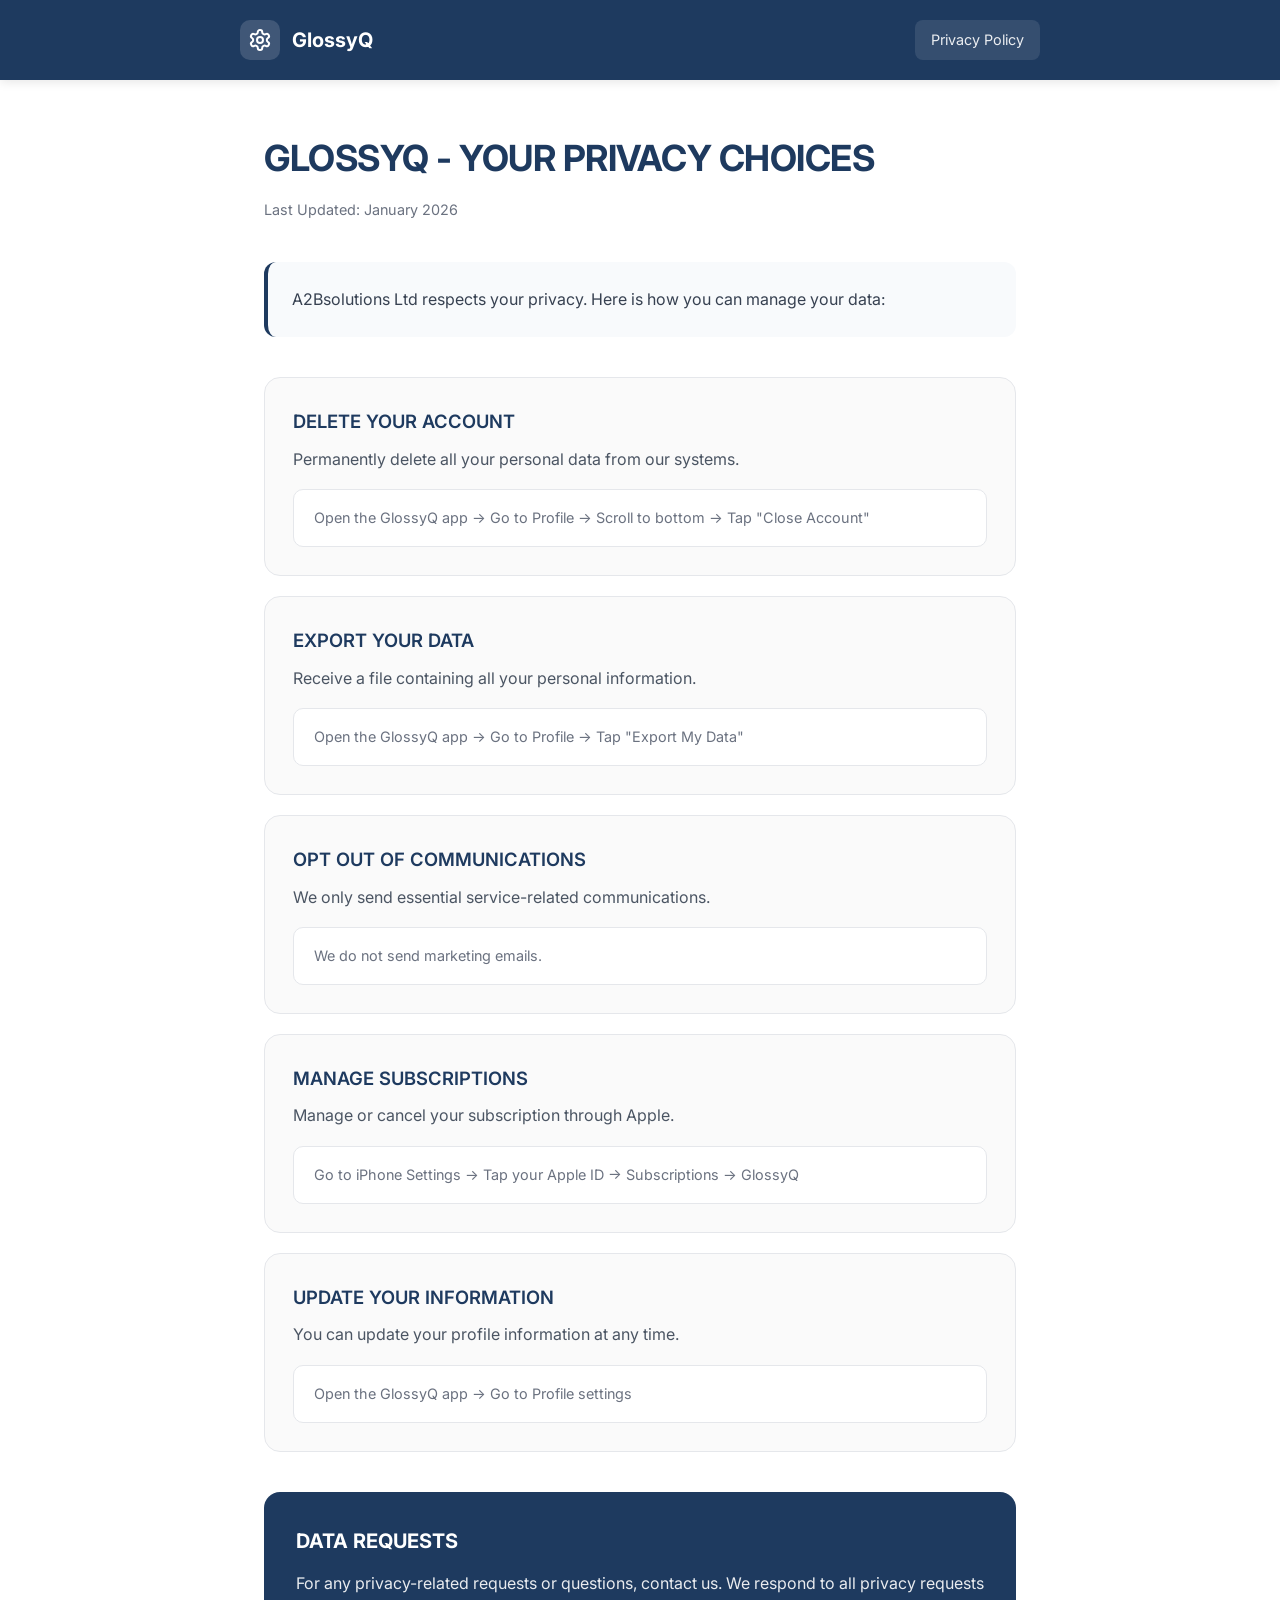
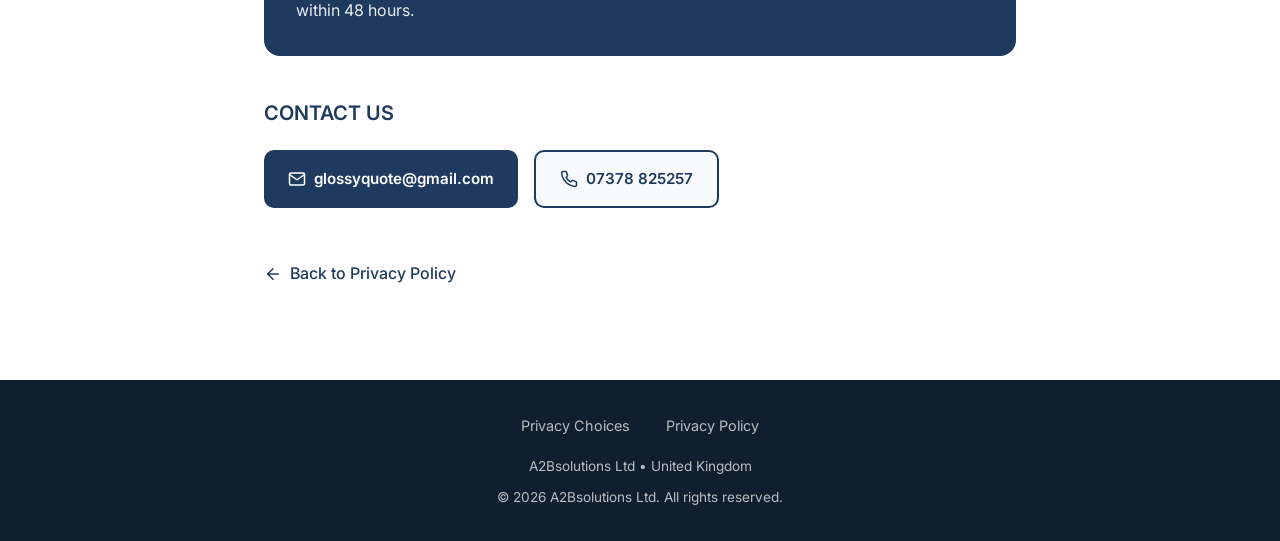
<file: glossyq-privacy-choices.html>
<!DOCTYPE html>
<html lang="en">
<head>
    <meta charset="UTF-8">
    <meta name="viewport" content="width=device-width, initial-scale=1.0">
    <title>GlossyQ Privacy Choices | A2Bsolutions Ltd</title>
    <meta name="description" content="Your privacy choices for GlossyQ. Learn how to manage your data, delete your account, and exercise your privacy rights.">
    <link rel="canonical" href="https://www.a2bsolution.org/glossyq-privacy-choices" />
    <link rel="preconnect" href="https://fonts.googleapis.com">
    <link rel="preconnect" href="https://fonts.gstatic.com" crossorigin>
    <link href="https://fonts.googleapis.com/css2?family=Inter:wght@400;500;600;700&display=swap" rel="stylesheet">
    <style>
        * {
            margin: 0;
            padding: 0;
            box-sizing: border-box;
        }

        body {
            font-family: 'Inter', -apple-system, BlinkMacSystemFont, 'Segoe UI', Roboto, sans-serif;
            color: #1a1a1a;
            line-height: 1.7;
            background: #ffffff;
        }

        .header {
            background: #1E3A5F;
            padding: 20px 24px;
            position: sticky;
            top: 0;
            z-index: 100;
            box-shadow: 0 2px 10px rgba(0,0,0,0.1);
        }

        .header-content {
            max-width: 800px;
            margin: 0 auto;
            display: flex;
            justify-content: space-between;
            align-items: center;
        }

        .logo-section {
            display: flex;
            align-items: center;
            gap: 12px;
        }

        .logo-icon {
            width: 40px;
            height: 40px;
            background: rgba(255,255,255,0.15);
            border-radius: 10px;
            display: flex;
            align-items: center;
            justify-content: center;
        }

        .logo-icon svg {
            width: 24px;
            height: 24px;
            color: #ffffff;
        }

        .company-name {
            color: #ffffff;
            font-size: 1.25rem;
            font-weight: 700;
        }

        .header-link {
            color: rgba(255,255,255,0.9);
            text-decoration: none;
            font-size: 0.9rem;
            padding: 8px 16px;
            border-radius: 8px;
            background: rgba(255,255,255,0.1);
            transition: background 0.2s;
        }

        .header-link:hover {
            background: rgba(255,255,255,0.2);
        }

        .container {
            max-width: 800px;
            margin: 0 auto;
            padding: 48px 24px 80px;
        }

        .page-header {
            margin-bottom: 40px;
        }

        .page-header h1 {
            font-size: 2.25rem;
            color: #1E3A5F;
            margin-bottom: 8px;
            letter-spacing: -0.5px;
        }

        .last-updated {
            color: #6B7280;
            font-size: 0.9rem;
        }

        .intro-box {
            background: #F8FAFC;
            border-radius: 12px;
            padding: 24px;
            margin-bottom: 40px;
            border-left: 4px solid #1E3A5F;
        }

        .intro-box p {
            color: #374151;
            font-size: 1rem;
        }

        .choice-card {
            background: #FAFAFA;
            border-radius: 16px;
            padding: 28px;
            margin-bottom: 20px;
            border: 1px solid #E5E7EB;
            transition: border-color 0.2s;
        }

        .choice-card:hover {
            border-color: #1E3A5F;
        }

        .choice-card h2 {
            font-size: 1.15rem;
            color: #1E3A5F;
            margin-bottom: 8px;
            font-weight: 600;
        }

        .choice-card .description {
            color: #4B5563;
            margin-bottom: 16px;
        }

        .instructions-box {
            background: #ffffff;
            border-radius: 10px;
            padding: 16px 20px;
            border: 1px solid #E5E7EB;
        }

        .instructions-box p {
            color: #6B7280;
            font-size: 0.9rem;
            margin: 0;
        }

        .data-requests-section {
            background: #1E3A5F;
            border-radius: 16px;
            padding: 32px;
            margin-top: 40px;
            margin-bottom: 40px;
            color: #ffffff;
        }

        .data-requests-section h2 {
            color: #ffffff;
            margin-bottom: 12px;
            font-size: 1.25rem;
        }

        .data-requests-section p {
            color: rgba(255,255,255,0.9);
            margin: 0;
        }

        .contact-section {
            margin-top: 40px;
        }

        .contact-section h2 {
            font-size: 1.25rem;
            color: #1E3A5F;
            margin-bottom: 20px;
            font-weight: 600;
        }

        .contact-buttons {
            display: flex;
            gap: 16px;
            flex-wrap: wrap;
        }

        .contact-btn {
            display: inline-flex;
            align-items: center;
            gap: 8px;
            padding: 14px 24px;
            border-radius: 10px;
            text-decoration: none;
            font-weight: 600;
            font-size: 0.95rem;
            transition: all 0.2s;
        }

        .contact-btn.primary {
            background: #1E3A5F;
            color: #ffffff;
        }

        .contact-btn.primary:hover {
            background: #2d5a8a;
            transform: translateY(-1px);
        }

        .contact-btn.secondary {
            background: #F8FAFC;
            color: #1E3A5F;
            border: 2px solid #1E3A5F;
        }

        .contact-btn.secondary:hover {
            background: #EEF2F6;
        }

        .contact-btn svg {
            width: 18px;
            height: 18px;
        }

        .back-link {
            display: inline-flex;
            align-items: center;
            gap: 8px;
            color: #1E3A5F;
            text-decoration: none;
            font-weight: 500;
            margin-top: 40px;
            padding: 12px 0;
        }

        .back-link:hover {
            text-decoration: underline;
        }

        .back-link svg {
            width: 18px;
            height: 18px;
        }

        .footer {
            background: #0f1f30;
            color: rgba(255,255,255,0.7);
            padding: 32px 24px;
            text-align: center;
        }

        .footer-content {
            max-width: 800px;
            margin: 0 auto;
        }

        .footer-links {
            margin-bottom: 16px;
        }

        .footer-links a {
            color: rgba(255,255,255,0.7);
            text-decoration: none;
            margin: 0 16px;
            font-size: 0.9rem;
        }

        .footer-links a:hover {
            color: #ffffff;
        }

        .footer p {
            font-size: 0.85rem;
        }

        @media (max-width: 768px) {
            .page-header h1 {
                font-size: 1.75rem;
            }

            .contact-buttons {
                flex-direction: column;
            }

            .contact-btn {
                justify-content: center;
            }

            .header-link {
                display: none;
            }
        }
    </style>
</head>
<body>
    <header class="header">
        <div class="header-content">
            <div class="logo-section">
                <div class="logo-icon">
                    <svg xmlns="http://www.w3.org/2000/svg" width="24" height="24" viewBox="0 0 24 24" fill="none" stroke="currentColor" stroke-width="2" stroke-linecap="round" stroke-linejoin="round"><path d="M12.22 2h-.44a2 2 0 0 0-2 2v.18a2 2 0 0 1-1 1.73l-.43.25a2 2 0 0 1-2 0l-.15-.08a2 2 0 0 0-2.73.73l-.22.38a2 2 0 0 0 .73 2.73l.15.1a2 2 0 0 1 1 1.72v.51a2 2 0 0 1-1 1.74l-.15.09a2 2 0 0 0-.73 2.73l.22.38a2 2 0 0 0 2.73.73l.15-.08a2 2 0 0 1 2 0l.43.25a2 2 0 0 1 1 1.73V20a2 2 0 0 0 2 2h.44a2 2 0 0 0 2-2v-.18a2 2 0 0 1 1-1.73l.43-.25a2 2 0 0 1 2 0l.15.08a2 2 0 0 0 2.73-.73l.22-.39a2 2 0 0 0-.73-2.73l-.15-.08a2 2 0 0 1-1-1.74v-.5a2 2 0 0 1 1-1.74l.15-.09a2 2 0 0 0 .73-2.73l-.22-.38a2 2 0 0 0-2.73-.73l-.15.08a2 2 0 0 1-2 0l-.43-.25a2 2 0 0 1-1-1.73V4a2 2 0 0 0-2-2z"></path><circle cx="12" cy="12" r="3"></circle></svg>
                </div>
                <span class="company-name">GlossyQ</span>
            </div>
            <a href="glossyq-privacy.html" class="header-link">Privacy Policy</a>
        </div>
    </header>

    <main class="container">
        <div class="page-header">
            <h1>GLOSSYQ - YOUR PRIVACY CHOICES</h1>
            <p class="last-updated">Last Updated: January 2026</p>
        </div>

        <div class="intro-box">
            <p>A2Bsolutions Ltd respects your privacy. Here is how you can manage your data:</p>
        </div>

        <div class="choice-card">
            <h2>DELETE YOUR ACCOUNT</h2>
            <p class="description">Permanently delete all your personal data from our systems.</p>
            <div class="instructions-box">
                <p>Open the GlossyQ app → Go to Profile → Scroll to bottom → Tap "Close Account"</p>
            </div>
        </div>

        <div class="choice-card">
            <h2>EXPORT YOUR DATA</h2>
            <p class="description">Receive a file containing all your personal information.</p>
            <div class="instructions-box">
                <p>Open the GlossyQ app → Go to Profile → Tap "Export My Data"</p>
            </div>
        </div>

        <div class="choice-card">
            <h2>OPT OUT OF COMMUNICATIONS</h2>
            <p class="description">We only send essential service-related communications.</p>
            <div class="instructions-box">
                <p>We do not send marketing emails.</p>
            </div>
        </div>

        <div class="choice-card">
            <h2>MANAGE SUBSCRIPTIONS</h2>
            <p class="description">Manage or cancel your subscription through Apple.</p>
            <div class="instructions-box">
                <p>Go to iPhone Settings → Tap your Apple ID → Subscriptions → GlossyQ</p>
            </div>
        </div>

        <div class="choice-card">
            <h2>UPDATE YOUR INFORMATION</h2>
            <p class="description">You can update your profile information at any time.</p>
            <div class="instructions-box">
                <p>Open the GlossyQ app → Go to Profile settings</p>
            </div>
        </div>

        <div class="data-requests-section">
            <h2>DATA REQUESTS</h2>
            <p>For any privacy-related requests or questions, contact us. We respond to all privacy requests within 48 hours.</p>
        </div>

        <div class="contact-section">
            <h2>CONTACT US</h2>
            <div class="contact-buttons">
                <a href="mailto:glossyquote@gmail.com?subject=Privacy%20Request" class="contact-btn primary">
                    <svg xmlns="http://www.w3.org/2000/svg" viewBox="0 0 24 24" fill="none" stroke="currentColor" stroke-width="2" stroke-linecap="round" stroke-linejoin="round"><path d="M4 4h16c1.1 0 2 .9 2 2v12c0 1.1-.9 2-2 2H4c-1.1 0-2-.9-2-2V6c0-1.1.9-2 2-2z"></path><polyline points="22,6 12,13 2,6"></polyline></svg>
                    glossyquote@gmail.com
                </a>
                <a href="tel:07378825257" class="contact-btn secondary">
                    <svg xmlns="http://www.w3.org/2000/svg" viewBox="0 0 24 24" fill="none" stroke="currentColor" stroke-width="2" stroke-linecap="round" stroke-linejoin="round"><path d="M22 16.92v3a2 2 0 0 1-2.18 2 19.79 19.79 0 0 1-8.63-3.07 19.5 19.5 0 0 1-6-6 19.79 19.79 0 0 1-3.07-8.67A2 2 0 0 1 4.11 2h3a2 2 0 0 1 2 1.72 12.84 12.84 0 0 0 .7 2.81 2 2 0 0 1-.45 2.11L8.09 9.91a16 16 0 0 0 6 6l1.27-1.27a2 2 0 0 1 2.11-.45 12.84 12.84 0 0 0 2.81.7A2 2 0 0 1 22 16.92z"></path></svg>
                    07378 825257
                </a>
            </div>
        </div>

        <a href="glossyq-privacy.html" class="back-link">
            <svg xmlns="http://www.w3.org/2000/svg" viewBox="0 0 24 24" fill="none" stroke="currentColor" stroke-width="2" stroke-linecap="round" stroke-linejoin="round"><line x1="19" y1="12" x2="5" y2="12"></line><polyline points="12 19 5 12 12 5"></polyline></svg>
            Back to Privacy Policy
        </a>
    </main>

    <footer class="footer">
        <div class="footer-content">
            <div class="footer-links">
                <a href="glossyq-privacy-choices.html">Privacy Choices</a>
                <a href="glossyq-privacy.html">Privacy Policy</a>
            </div>
            <p>A2Bsolutions Ltd • United Kingdom</p>
            <p style="margin-top: 8px;">&copy; 2026 A2Bsolutions Ltd. All rights reserved.</p>
        </div>
    </footer>
</body>
</html>
</file>
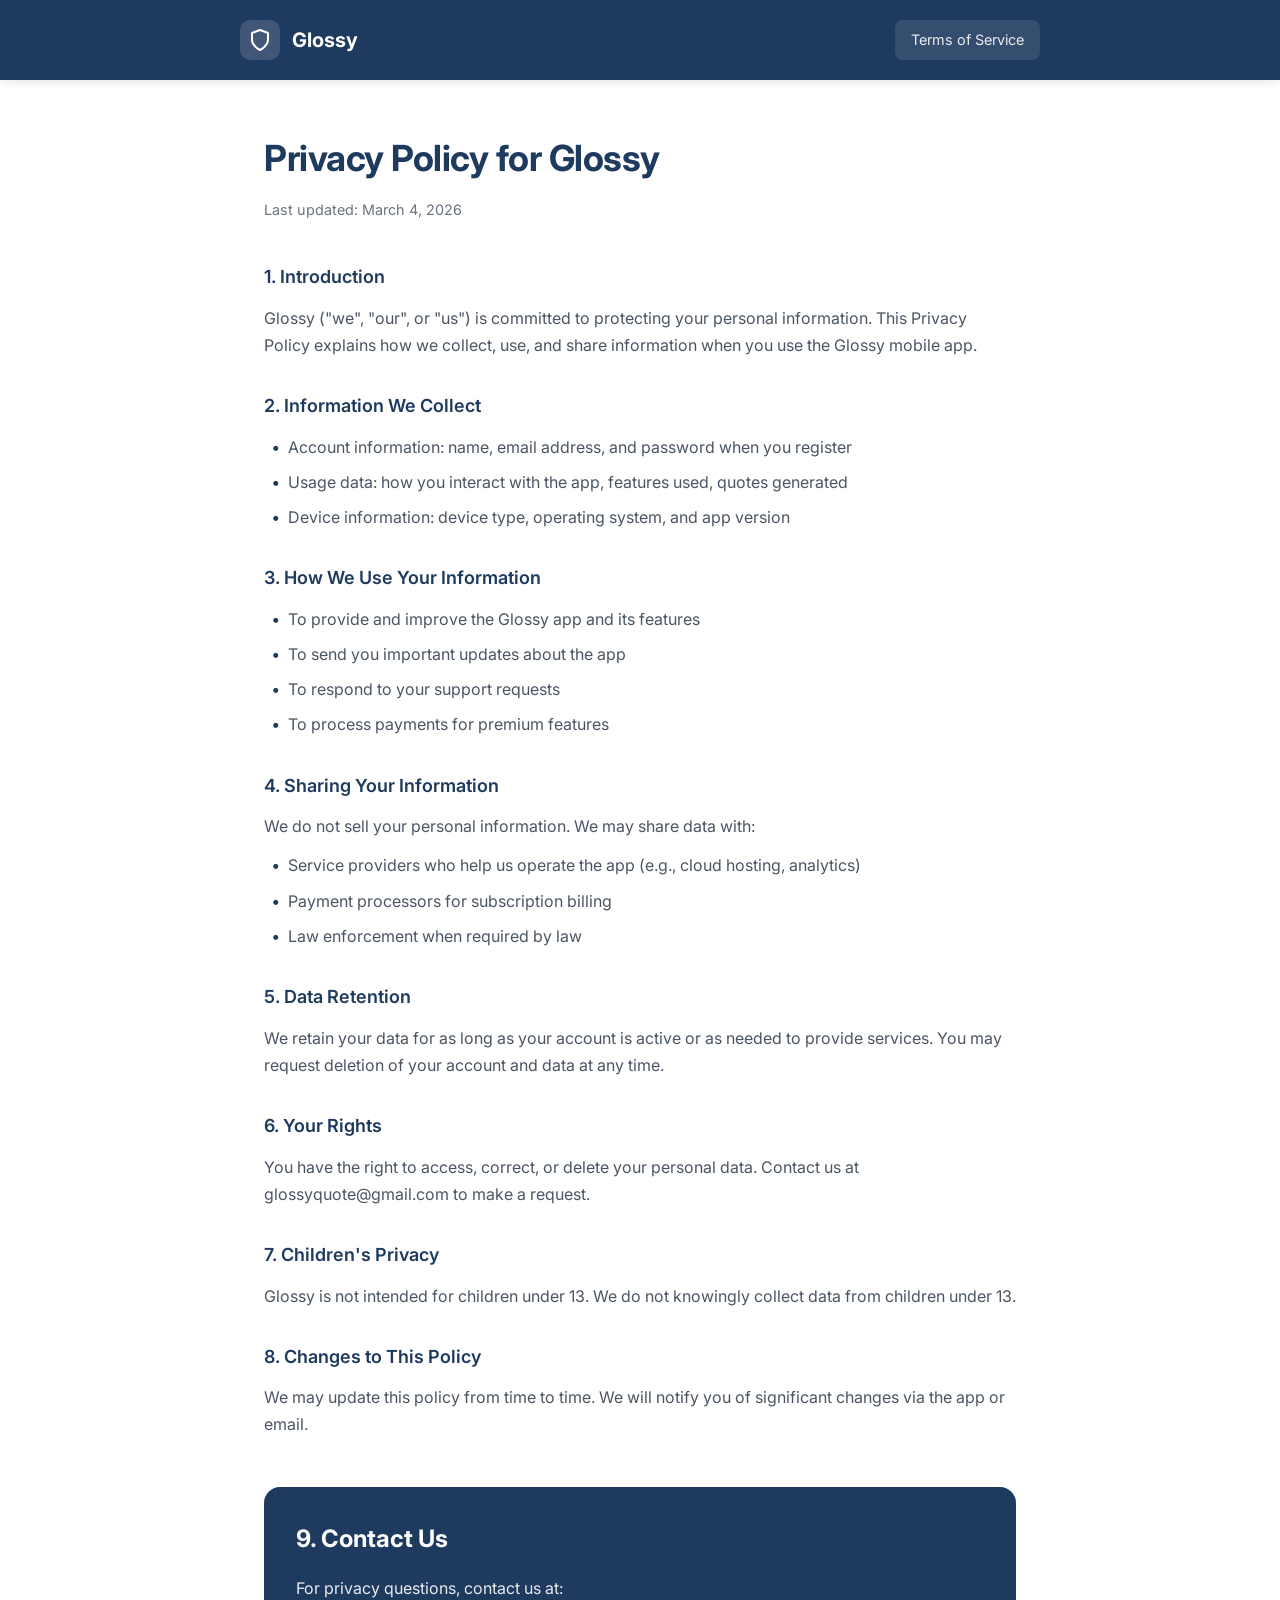
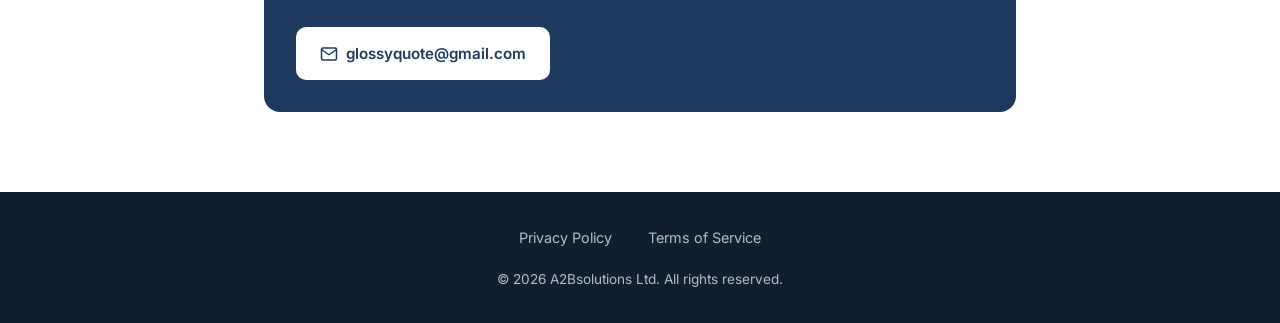
<file: glossyq-privacy.html>
<!DOCTYPE html>
<html lang="en">
<head>
    <meta charset="UTF-8">
    <meta name="viewport" content="width=device-width, initial-scale=1.0">
    <title>Privacy Policy | Glossy</title>
    <meta name="description" content="Privacy Policy for the Glossy mobile app by A2Bsolutions Ltd.">
    <link rel="canonical" href="https://www.a2bsolution.org/glossyq-privacy" />
    <link rel="preconnect" href="https://fonts.googleapis.com">
    <link rel="preconnect" href="https://fonts.gstatic.com" crossorigin>
    <link href="https://fonts.googleapis.com/css2?family=Inter:wght@400;500;600;700&display=swap" rel="stylesheet">
    <style>
        * { margin: 0; padding: 0; box-sizing: border-box; }
        body { font-family: 'Inter', -apple-system, BlinkMacSystemFont, sans-serif; color: #1a1a1a; line-height: 1.7; background: #ffffff; }
        .header { background: #1E3A5F; padding: 20px 24px; position: sticky; top: 0; z-index: 100; box-shadow: 0 2px 10px rgba(0,0,0,0.1); }
        .header-content { max-width: 800px; margin: 0 auto; display: flex; justify-content: space-between; align-items: center; }
        .logo-section { display: flex; align-items: center; gap: 12px; }
        .logo-icon { width: 40px; height: 40px; background: rgba(255,255,255,0.15); border-radius: 10px; display: flex; align-items: center; justify-content: center; }
        .company-name { color: #ffffff; font-size: 1.25rem; font-weight: 700; }
        .header-link { color: rgba(255,255,255,0.9); text-decoration: none; font-size: 0.9rem; padding: 8px 16px; border-radius: 8px; background: rgba(255,255,255,0.1); transition: background 0.2s; }
        .header-link:hover { background: rgba(255,255,255,0.2); }
        .container { max-width: 800px; margin: 0 auto; padding: 48px 24px 80px; }
        .page-header { margin-bottom: 40px; }
        .page-header h1 { font-size: 2.25rem; color: #1E3A5F; margin-bottom: 8px; letter-spacing: -0.5px; }
        .last-updated { color: #6B7280; font-size: 0.9rem; }
        .intro-box { background: #F8FAFC; border-radius: 12px; padding: 24px; margin-bottom: 40px; border-left: 4px solid #1E3A5F; }
        .intro-box p { color: #374151; font-size: 1rem; }
        .section { margin-bottom: 32px; }
        .section h2 { font-size: 1.125rem; color: #1E3A5F; margin-bottom: 12px; font-weight: 600; }
        .section p { color: #4B5563; margin-bottom: 12px; }
        .section ul { list-style: none; padding-left: 0; }
        .section ul li { color: #4B5563; padding-left: 24px; position: relative; margin-bottom: 8px; }
        .section ul li::before { content: "•"; color: #1E3A5F; font-weight: bold; position: absolute; left: 8px; }
        .contact-section { background: #1E3A5F; border-radius: 16px; padding: 32px; margin-top: 48px; color: #ffffff; }
        .contact-section h2 { color: #ffffff; margin-bottom: 16px; }
        .contact-section p { color: rgba(255,255,255,0.9); margin-bottom: 24px; }
        .contact-btn { display: inline-flex; align-items: center; gap: 8px; padding: 14px 24px; border-radius: 10px; text-decoration: none; font-weight: 600; font-size: 0.95rem; transition: all 0.2s; background: #ffffff; color: #1E3A5F; }
        .contact-btn:hover { background: #f0f4f8; transform: translateY(-1px); }
        .footer { background: #0f1f30; color: rgba(255,255,255,0.7); padding: 32px 24px; text-align: center; }
        .footer-content { max-width: 800px; margin: 0 auto; }
        .footer-links { margin-bottom: 16px; }
        .footer-links a { color: rgba(255,255,255,0.7); text-decoration: none; margin: 0 16px; font-size: 0.9rem; }
        .footer-links a:hover { color: #ffffff; }
        .footer p { font-size: 0.85rem; }
        @media (max-width: 768px) { .page-header h1 { font-size: 1.75rem; } .header-link { display: none; } }
    </style>
</head>
<body>
    <header class="header">
        <div class="header-content">
            <div class="logo-section">
                <div class="logo-icon">
                    <svg xmlns="http://www.w3.org/2000/svg" width="24" height="24" viewBox="0 0 24 24" fill="none" stroke="white" stroke-width="2" stroke-linecap="round" stroke-linejoin="round"><path d="M12 22s8-4 8-10V5l-8-3-8 3v7c0 6 8 10 8 10z"/></svg>
                </div>
                <span class="company-name">Glossy</span>
            </div>
            <a href="https://www.a2bsolution.org/glossyq-terms" class="header-link">Terms of Service</a>
        </div>
    </header>

    <main class="container">
        <div class="page-header">
            <h1>Privacy Policy for Glossy</h1>
            <p class="last-updated">Last updated: March 4, 2026</p>
        </div>

        <div class="section">
            <h2>1. Introduction</h2>
            <p>Glossy ("we", "our", or "us") is committed to protecting your personal information. This Privacy Policy explains how we collect, use, and share information when you use the Glossy mobile app.</p>
        </div>

        <div class="section">
            <h2>2. Information We Collect</h2>
            <ul>
                <li>Account information: name, email address, and password when you register</li>
                <li>Usage data: how you interact with the app, features used, quotes generated</li>
                <li>Device information: device type, operating system, and app version</li>
            </ul>
        </div>

        <div class="section">
            <h2>3. How We Use Your Information</h2>
            <ul>
                <li>To provide and improve the Glossy app and its features</li>
                <li>To send you important updates about the app</li>
                <li>To respond to your support requests</li>
                <li>To process payments for premium features</li>
            </ul>
        </div>

        <div class="section">
            <h2>4. Sharing Your Information</h2>
            <p>We do not sell your personal information. We may share data with:</p>
            <ul>
                <li>Service providers who help us operate the app (e.g., cloud hosting, analytics)</li>
                <li>Payment processors for subscription billing</li>
                <li>Law enforcement when required by law</li>
            </ul>
        </div>

        <div class="section">
            <h2>5. Data Retention</h2>
            <p>We retain your data for as long as your account is active or as needed to provide services. You may request deletion of your account and data at any time.</p>
        </div>

        <div class="section">
            <h2>6. Your Rights</h2>
            <p>You have the right to access, correct, or delete your personal data. Contact us at glossyquote@gmail.com to make a request.</p>
        </div>

        <div class="section">
            <h2>7. Children's Privacy</h2>
            <p>Glossy is not intended for children under 13. We do not knowingly collect data from children under 13.</p>
        </div>

        <div class="section">
            <h2>8. Changes to This Policy</h2>
            <p>We may update this policy from time to time. We will notify you of significant changes via the app or email.</p>
        </div>

        <div class="contact-section">
            <h2>9. Contact Us</h2>
            <p>For privacy questions, contact us at:</p>
            <a href="mailto:glossyquote@gmail.com?subject=Glossy%20Privacy%20Enquiry" class="contact-btn">
                <svg xmlns="http://www.w3.org/2000/svg" width="18" height="18" viewBox="0 0 24 24" fill="none" stroke="currentColor" stroke-width="2" stroke-linecap="round" stroke-linejoin="round"><path d="M4 4h16c1.1 0 2 .9 2 2v12c0 1.1-.9 2-2 2H4c-1.1 0-2-.9-2-2V6c0-1.1.9-2 2-2z"/><polyline points="22,6 12,13 2,6"/></svg>
                glossyquote@gmail.com
            </a>
        </div>
    </main>

    <footer class="footer">
        <div class="footer-content">
            <div class="footer-links">
                <a href="https://www.a2bsolution.org/glossyq-privacy">Privacy Policy</a>
                <a href="https://www.a2bsolution.org/glossyq-terms">Terms of Service</a>
            </div>
            <p>&copy; 2026 A2Bsolutions Ltd. All rights reserved.</p>
        </div>
    </footer>
</body>
</html>
</file>
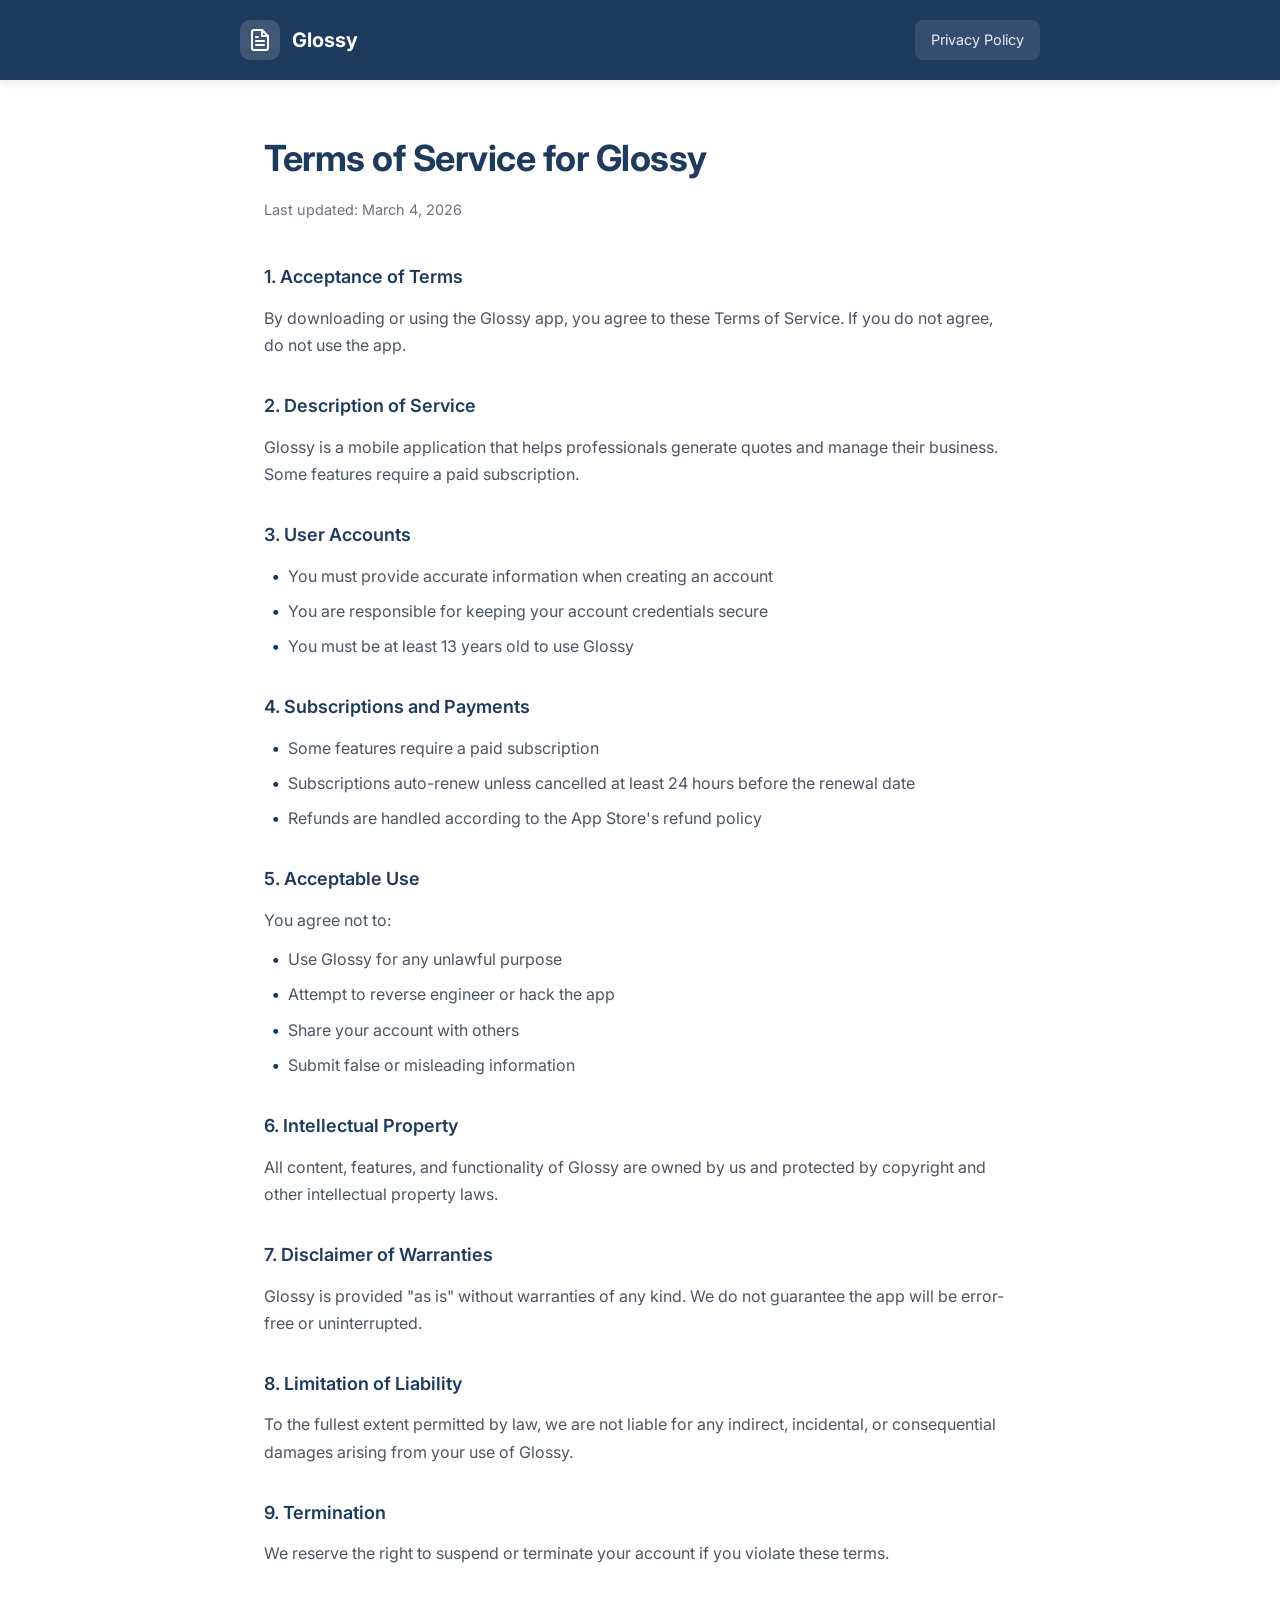
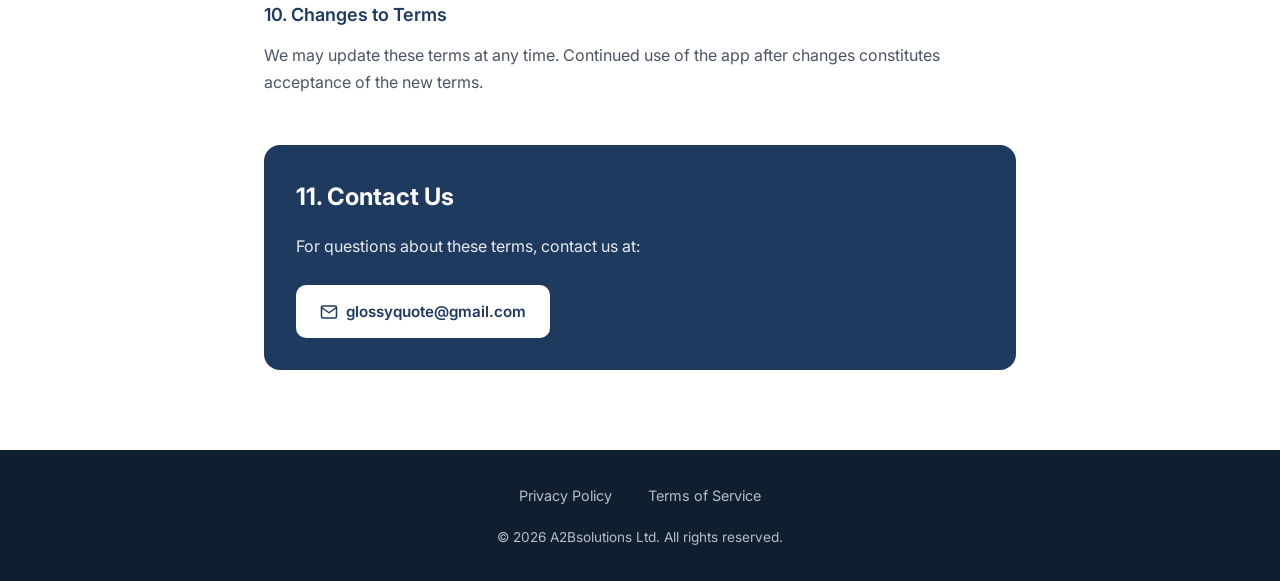
<file: glossyq-terms.html>
<!DOCTYPE html>
<html lang="en">
<head>
    <meta charset="UTF-8">
    <meta name="viewport" content="width=device-width, initial-scale=1.0">
    <title>Terms of Service | Glossy</title>
    <meta name="description" content="Terms of Service for the Glossy mobile app by A2Bsolutions Ltd.">
    <link rel="canonical" href="https://www.a2bsolution.org/glossyq-terms" />
    <link rel="preconnect" href="https://fonts.googleapis.com">
    <link rel="preconnect" href="https://fonts.gstatic.com" crossorigin>
    <link href="https://fonts.googleapis.com/css2?family=Inter:wght@400;500;600;700&display=swap" rel="stylesheet">
    <style>
        * { margin: 0; padding: 0; box-sizing: border-box; }
        body { font-family: 'Inter', -apple-system, BlinkMacSystemFont, sans-serif; color: #1a1a1a; line-height: 1.7; background: #ffffff; }
        .header { background: #1E3A5F; padding: 20px 24px; position: sticky; top: 0; z-index: 100; box-shadow: 0 2px 10px rgba(0,0,0,0.1); }
        .header-content { max-width: 800px; margin: 0 auto; display: flex; justify-content: space-between; align-items: center; }
        .logo-section { display: flex; align-items: center; gap: 12px; }
        .logo-icon { width: 40px; height: 40px; background: rgba(255,255,255,0.15); border-radius: 10px; display: flex; align-items: center; justify-content: center; }
        .company-name { color: #ffffff; font-size: 1.25rem; font-weight: 700; }
        .header-link { color: rgba(255,255,255,0.9); text-decoration: none; font-size: 0.9rem; padding: 8px 16px; border-radius: 8px; background: rgba(255,255,255,0.1); transition: background 0.2s; }
        .header-link:hover { background: rgba(255,255,255,0.2); }
        .container { max-width: 800px; margin: 0 auto; padding: 48px 24px 80px; }
        .page-header { margin-bottom: 40px; }
        .page-header h1 { font-size: 2.25rem; color: #1E3A5F; margin-bottom: 8px; letter-spacing: -0.5px; }
        .last-updated { color: #6B7280; font-size: 0.9rem; }
        .section { margin-bottom: 32px; }
        .section h2 { font-size: 1.125rem; color: #1E3A5F; margin-bottom: 12px; font-weight: 600; }
        .section p { color: #4B5563; margin-bottom: 12px; }
        .section ul { list-style: none; padding-left: 0; }
        .section ul li { color: #4B5563; padding-left: 24px; position: relative; margin-bottom: 8px; }
        .section ul li::before { content: "•"; color: #1E3A5F; font-weight: bold; position: absolute; left: 8px; }
        .contact-section { background: #1E3A5F; border-radius: 16px; padding: 32px; margin-top: 48px; color: #ffffff; }
        .contact-section h2 { color: #ffffff; margin-bottom: 16px; }
        .contact-section p { color: rgba(255,255,255,0.9); margin-bottom: 24px; }
        .contact-btn { display: inline-flex; align-items: center; gap: 8px; padding: 14px 24px; border-radius: 10px; text-decoration: none; font-weight: 600; font-size: 0.95rem; transition: all 0.2s; background: #ffffff; color: #1E3A5F; }
        .contact-btn:hover { background: #f0f4f8; transform: translateY(-1px); }
        .footer { background: #0f1f30; color: rgba(255,255,255,0.7); padding: 32px 24px; text-align: center; }
        .footer-content { max-width: 800px; margin: 0 auto; }
        .footer-links { margin-bottom: 16px; }
        .footer-links a { color: rgba(255,255,255,0.7); text-decoration: none; margin: 0 16px; font-size: 0.9rem; }
        .footer-links a:hover { color: #ffffff; }
        .footer p { font-size: 0.85rem; }
        @media (max-width: 768px) { .page-header h1 { font-size: 1.75rem; } .header-link { display: none; } }
    </style>
</head>
<body>
    <header class="header">
        <div class="header-content">
            <div class="logo-section">
                <div class="logo-icon">
                    <svg xmlns="http://www.w3.org/2000/svg" width="24" height="24" viewBox="0 0 24 24" fill="none" stroke="white" stroke-width="2" stroke-linecap="round" stroke-linejoin="round"><path d="M14 2H6a2 2 0 0 0-2 2v16a2 2 0 0 0 2 2h12a2 2 0 0 0 2-2V8z"/><polyline points="14 2 14 8 20 8"/><line x1="16" y1="13" x2="8" y2="13"/><line x1="16" y1="17" x2="8" y2="17"/><polyline points="10 9 9 9 8 9"/></svg>
                </div>
                <span class="company-name">Glossy</span>
            </div>
            <a href="https://www.a2bsolution.org/glossyq-privacy" class="header-link">Privacy Policy</a>
        </div>
    </header>

    <main class="container">
        <div class="page-header">
            <h1>Terms of Service for Glossy</h1>
            <p class="last-updated">Last updated: March 4, 2026</p>
        </div>

        <div class="section">
            <h2>1. Acceptance of Terms</h2>
            <p>By downloading or using the Glossy app, you agree to these Terms of Service. If you do not agree, do not use the app.</p>
        </div>

        <div class="section">
            <h2>2. Description of Service</h2>
            <p>Glossy is a mobile application that helps professionals generate quotes and manage their business. Some features require a paid subscription.</p>
        </div>

        <div class="section">
            <h2>3. User Accounts</h2>
            <ul>
                <li>You must provide accurate information when creating an account</li>
                <li>You are responsible for keeping your account credentials secure</li>
                <li>You must be at least 13 years old to use Glossy</li>
            </ul>
        </div>

        <div class="section">
            <h2>4. Subscriptions and Payments</h2>
            <ul>
                <li>Some features require a paid subscription</li>
                <li>Subscriptions auto-renew unless cancelled at least 24 hours before the renewal date</li>
                <li>Refunds are handled according to the App Store's refund policy</li>
            </ul>
        </div>

        <div class="section">
            <h2>5. Acceptable Use</h2>
            <p>You agree not to:</p>
            <ul>
                <li>Use Glossy for any unlawful purpose</li>
                <li>Attempt to reverse engineer or hack the app</li>
                <li>Share your account with others</li>
                <li>Submit false or misleading information</li>
            </ul>
        </div>

        <div class="section">
            <h2>6. Intellectual Property</h2>
            <p>All content, features, and functionality of Glossy are owned by us and protected by copyright and other intellectual property laws.</p>
        </div>

        <div class="section">
            <h2>7. Disclaimer of Warranties</h2>
            <p>Glossy is provided "as is" without warranties of any kind. We do not guarantee the app will be error-free or uninterrupted.</p>
        </div>

        <div class="section">
            <h2>8. Limitation of Liability</h2>
            <p>To the fullest extent permitted by law, we are not liable for any indirect, incidental, or consequential damages arising from your use of Glossy.</p>
        </div>

        <div class="section">
            <h2>9. Termination</h2>
            <p>We reserve the right to suspend or terminate your account if you violate these terms.</p>
        </div>

        <div class="section">
            <h2>10. Changes to Terms</h2>
            <p>We may update these terms at any time. Continued use of the app after changes constitutes acceptance of the new terms.</p>
        </div>

        <div class="contact-section">
            <h2>11. Contact Us</h2>
            <p>For questions about these terms, contact us at:</p>
            <a href="mailto:glossyquote@gmail.com?subject=Glossy%20Terms%20Enquiry" class="contact-btn">
                <svg xmlns="http://www.w3.org/2000/svg" width="18" height="18" viewBox="0 0 24 24" fill="none" stroke="currentColor" stroke-width="2" stroke-linecap="round" stroke-linejoin="round"><path d="M4 4h16c1.1 0 2 .9 2 2v12c0 1.1-.9 2-2 2H4c-1.1 0-2-.9-2-2V6c0-1.1.9-2 2-2z"/><polyline points="22,6 12,13 2,6"/></svg>
                glossyquote@gmail.com
            </a>
        </div>
    </main>

    <footer class="footer">
        <div class="footer-content">
            <div class="footer-links">
                <a href="https://www.a2bsolution.org/glossyq-privacy">Privacy Policy</a>
                <a href="https://www.a2bsolution.org/glossyq-terms">Terms of Service</a>
            </div>
            <p>&copy; 2026 A2Bsolutions Ltd. All rights reserved.</p>
        </div>
    </footer>
</body>
</html>
</file>
